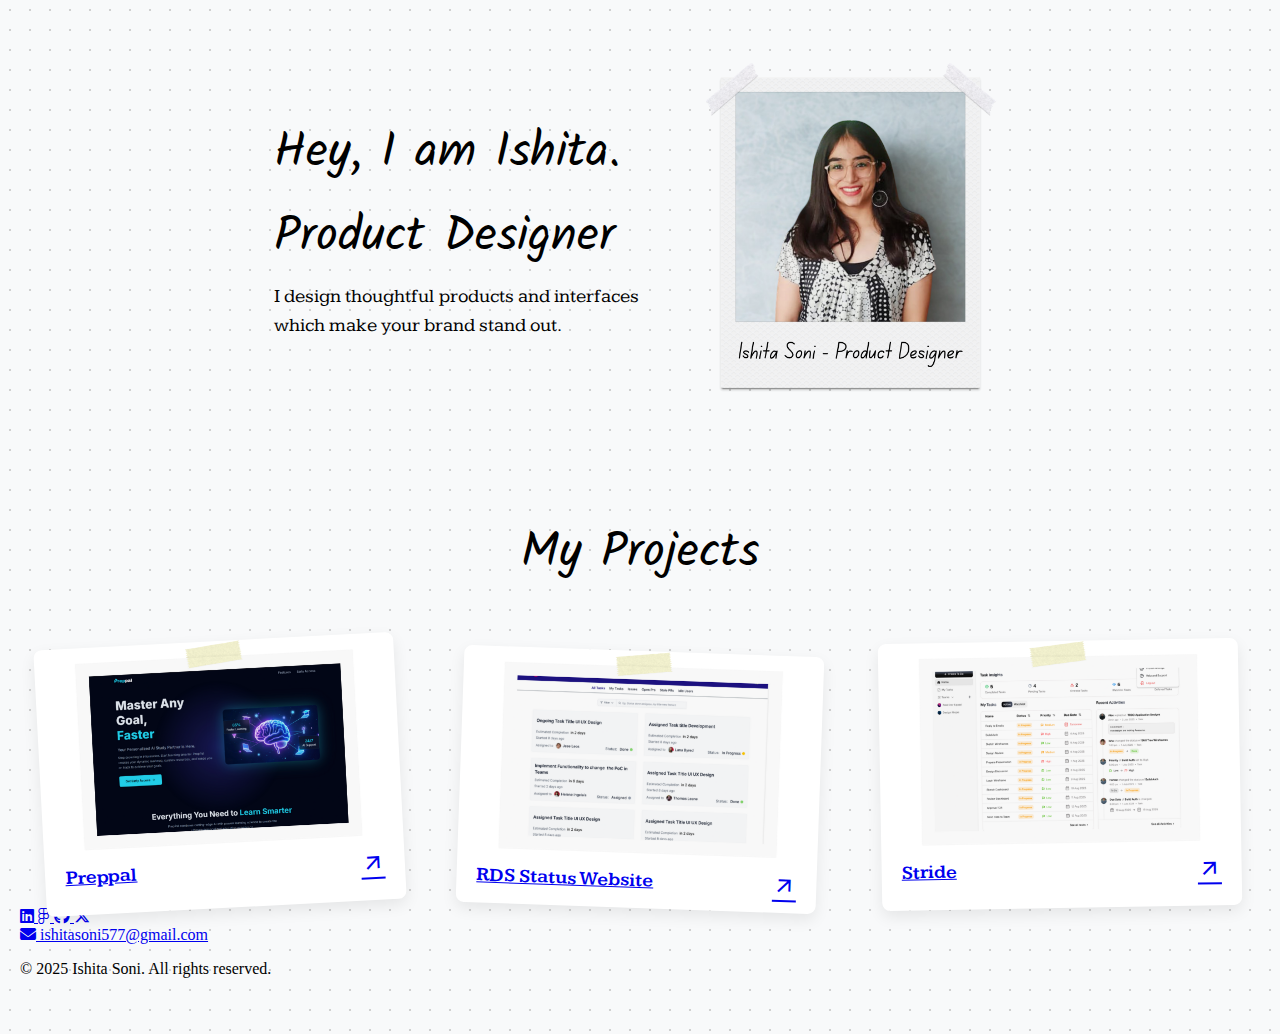
<file: index.html>
<!DOCTYPE html>
<html lang="en">
<head>
    <meta charset="UTF-8">
    <meta name="viewport" content="width=device-width, initial-scale=1.0">
    <title>Ishita Soni Portfolio</title>
    <link rel="stylesheet" href="style.css"> 
    <link rel="preconnect" href="https://fonts.googleapis.com">
    <link rel="preconnect" href="https://fonts.gstatic.com" crossorigin>
    <link href="https://fonts.googleapis.com/css2?family=Geist:wght@100..900&family=Inter:ital,opsz,wght@0,14..32,100..900;1,14..32,100..900&family=Kalam:wght@300;400;700&family=Kameron:wght@400..700&family=Oswald:wght@200..700&display=swap" rel="stylesheet">
    <link rel="stylesheet" href="https://fonts.googleapis.com/css2?family=Material+Symbols+Outlined:opsz,wght,FILL,GRAD@24,400,0,0" />
    <link rel="stylesheet" href="https://cdnjs.cloudflare.com/ajax/libs/font-awesome/6.5.2/css/all.min.css">
    <link rel="icon" href="assets/favicon-is.svg" type="image/x-icon">   
</head>
<body>
    <div class="hero" id="hero">
        <div class="hero-text">
            <h1>Hey, I am Ishita.</h1>
            <h1>Product Designer</h1>
            <p>I design thoughtful products and interfaces which make your brand stand out.</p>
        </div>
        <img class="heroine" src="assets/Ishita (1).png">
    </div>
    
    <div class="projects" id="projects">
        <h2>My Projects</h2>
        <div class="pics-wrap">
            <a href="preppal/preppal.html" class="thumbnails" id="preppal">
                <img src="assets/Preppal 1.png" alt="Preppal Project">
                <div class="name-link">
                    <p class="text-w-logo">Preppal</p>
                    <span class="material-symbols-outlined">arrow_outward</span>
                </div>
            </a>
            <a href="rds-status/rds-status.html" class="thumbnails" id="status">
                <img src="assets/RDS Status 1.png" alt="RDS Status Website">
                <div class="name-link">
                    <p class="text-w-logo">RDS Status Website</p>
                    <span class="material-symbols-outlined">arrow_outward</span>
                </div>
            </a>
            <a href="stride/stride.html" class="thumbnails" id="stride">
                <img src="assets/Todo app.png" alt="Stride Todo App">
                <div class="name-link">
                    <p class="text-w-logo">Stride</p>
                    <span class="material-symbols-outlined">arrow_outward</span>
                </div>
            </a>
        </div>

    </div>
    <footer>
    <div class="social-links">
        <a href="https://www.linkedin.com/in/ishita-soni-work/" target="_blank" aria-label="LinkedIn">
            <i class="fa-brands fa-linkedin"></i>
        </a>
        <a href="https://www.figma.com/design/GFS9O08yv2aetF13kT9pP2/Ishita-Portfolio?node-id=0-1&t=7fRnaHFwAGK1t9i7-1" target="_blank" aria-label="Figma">
            <i class="fa-brands fa-figma"></i>
        </a>
        <a href="https://github.com/IshitaSoni" target="_blank" aria-label="GitHub">
            <i class="fa-brands fa-github"></i>
        </a>
        <a href="https://x.com/Ishita577" target="_blank" aria-label="X / Twitter">
            <i class="fa-brands fa-x-twitter"></i>
        </a>
    </div>

    <div class="contact-email">
        <a href="mailto:ishitasoni577@gmail.com"> <i style="color:;" class="fas fa-envelope"></i> ishitasoni577@gmail.com</a>
    </div>

    <p class="copyright">&copy; 2025 Ishita Soni. All rights reserved.</p>
</footer>
</body>
</html>
</file>
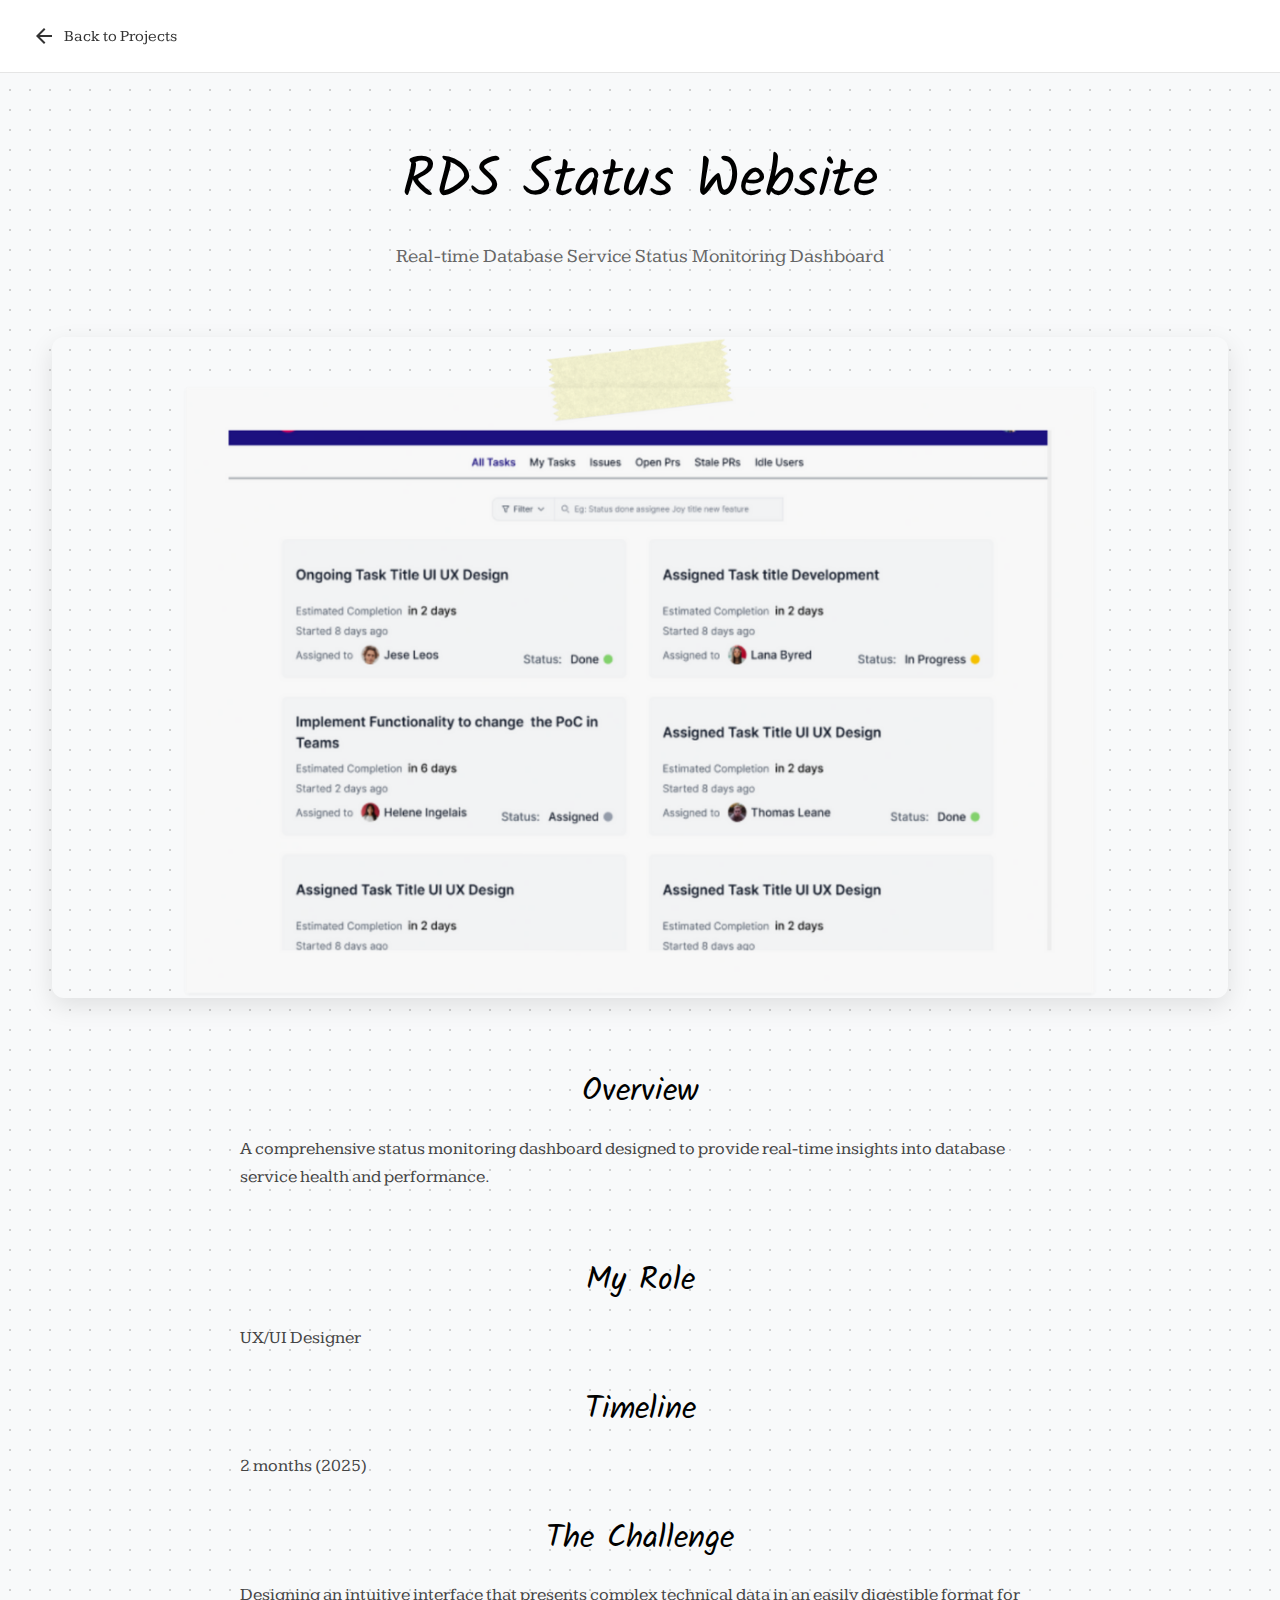
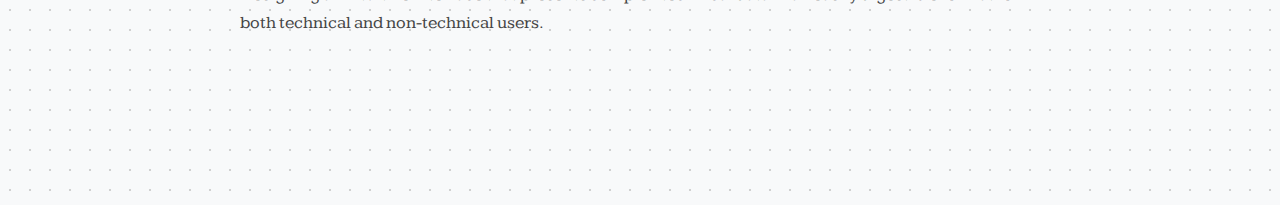
<file: rds-status.html>
<!DOCTYPE html>
<html lang="en">
<head>
    <meta charset="UTF-8">
    <meta name="viewport" content="width=device-width, initial-scale=1.0">
    <title>RDS Status Website - Ishita Soni Portfolio</title>
    <link rel="stylesheet" href="style.css">
    <link rel="stylesheet" href="project.css">
    <link rel="preconnect" href="https://fonts.googleapis.com">
    <link rel="preconnect" href="https://fonts.gstatic.com" crossorigin>
    <link href="https://fonts.googleapis.com/css2?family=Geist:wght@100..900&family=Inter:ital,opsz,wght@0,14..32,100..900;1,14..32,100..900&family=Kalam:wght@300;400;700&family=Kameron:wght@400..700&family=Oswald:wght@200..700&display=swap" rel="stylesheet">
    <link rel="stylesheet" href="https://fonts.googleapis.com/css2?family=Material+Symbols+Outlined:opsz,wght,FILL,GRAD@24,400,0,0" />
</head>
<body>
    <nav class="project-nav">
        <a href="index.html" class="back-link">
            <span class="material-symbols-outlined">arrow_back</span>
            <span>Back to Projects</span>
        </a>
    </nav>

    <main class="project-content">
        <header class="project-header">
            <h1>RDS Status Website</h1>
            <p class="project-subtitle">Real-time Database Service Status Monitoring Dashboard</p>
        </header>

        <section class="project-hero">
            <img src="assets/RDS Status 1.png" alt="RDS Status Website Hero Image" class="hero-image">
        </section>

        <section class="project-overview">
            <h2>Overview</h2>
            <p>A comprehensive status monitoring dashboard designed to provide real-time insights into database service health and performance.</p>
        </section>

        <section class="project-details">
            <h2>My Role</h2>
            <p>UX/UI Designer</p>

            <h2>Timeline</h2>
            <p>2 months (2025)</p>

            <h2>The Challenge</h2>
            <p>Designing an intuitive interface that presents complex technical data in an easily digestible format for both technical and non-technical users.</p>
        </section>

        <!-- Add more sections as needed -->
    </main>
</body>
</html>
</file>
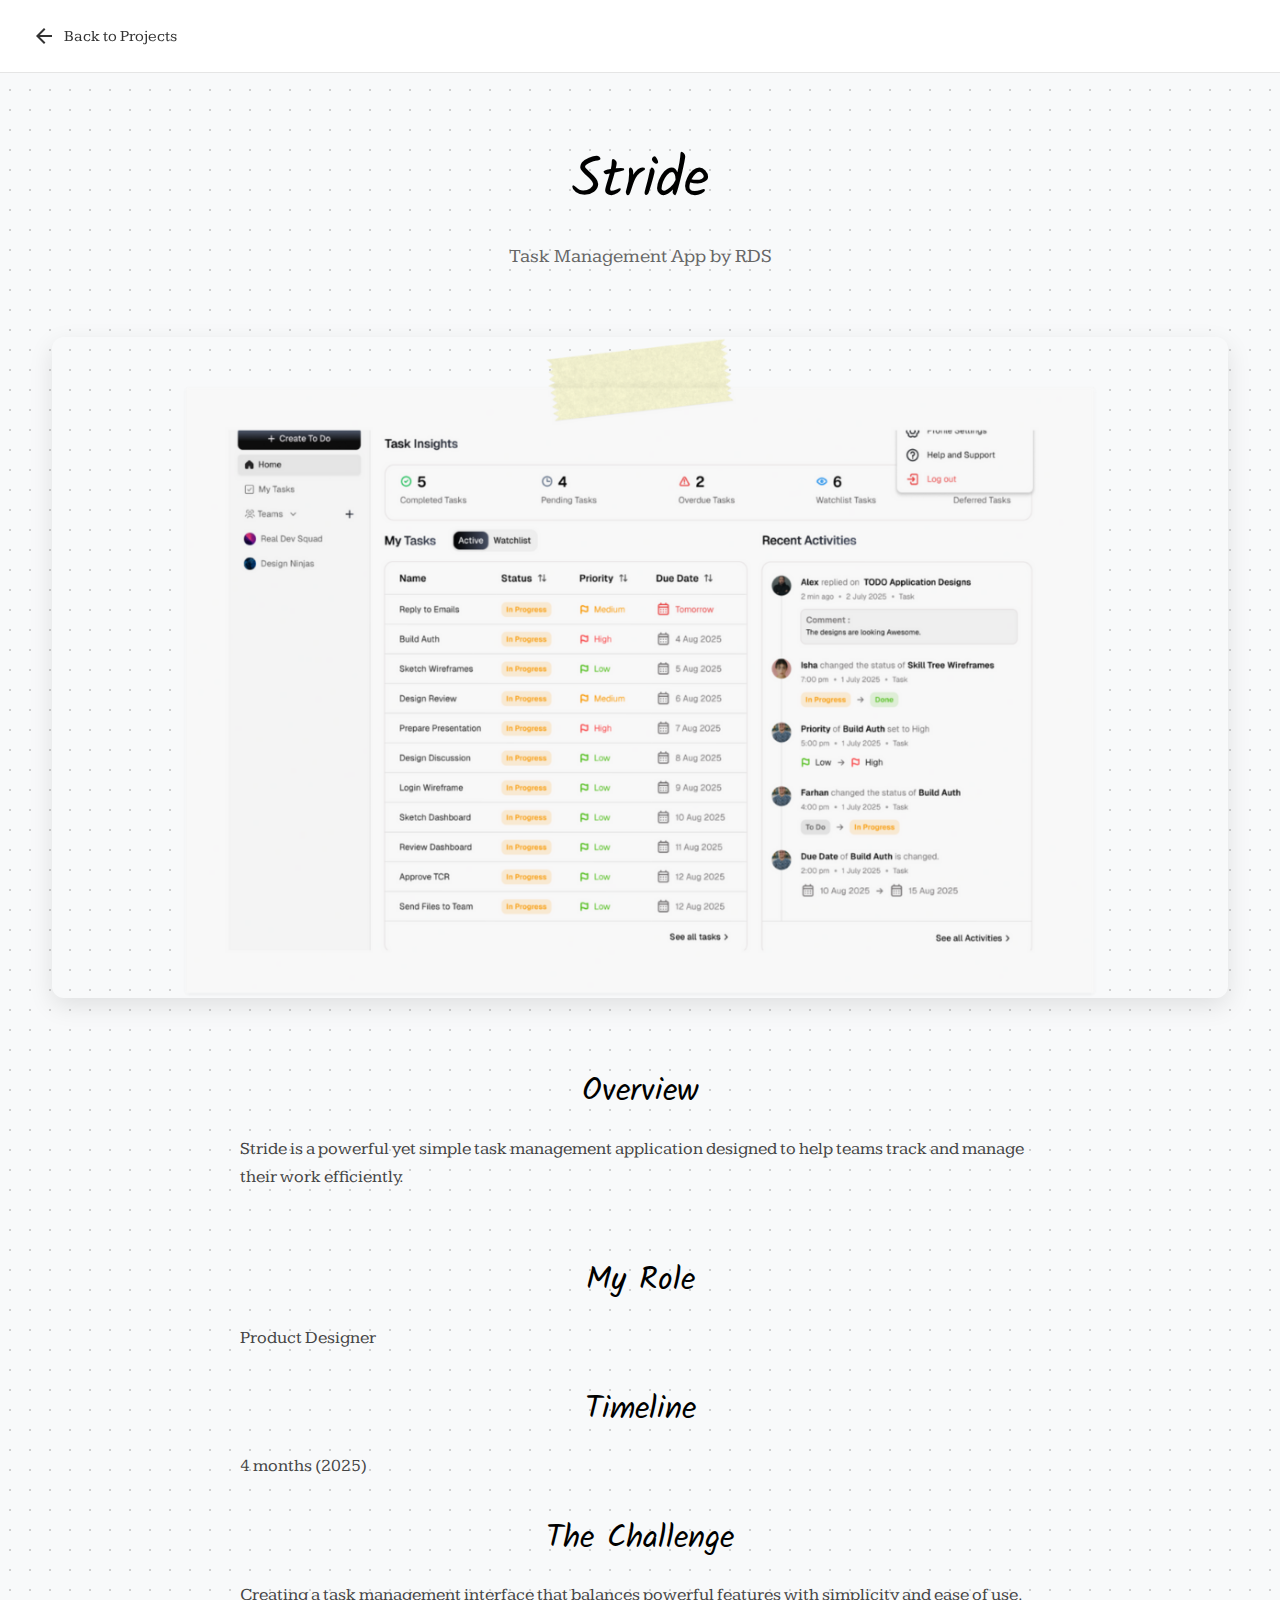
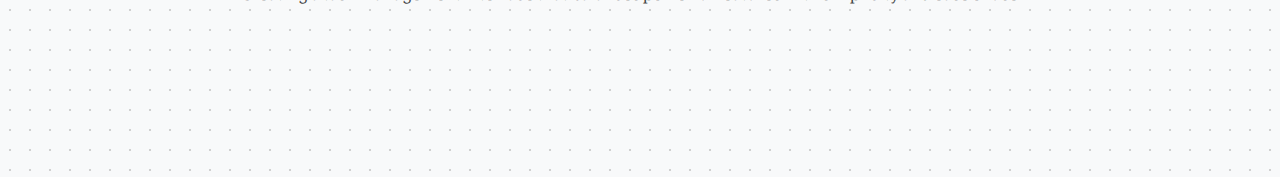
<file: stride.html>
<!DOCTYPE html>
<html lang="en">
<head>
    <meta charset="UTF-8">
    <meta name="viewport" content="width=device-width, initial-scale=1.0">
    <title>Stride - Ishita Soni Portfolio</title>
    <link rel="stylesheet" href="style.css">
    <link rel="stylesheet" href="project.css">
    <link rel="preconnect" href="https://fonts.googleapis.com">
    <link rel="preconnect" href="https://fonts.gstatic.com" crossorigin>
    <link href="https://fonts.googleapis.com/css2?family=Geist:wght@100..900&family=Inter:ital,opsz,wght@0,14..32,100..900;1,14..32,100..900&family=Kalam:wght@300;400;700&family=Kameron:wght@400..700&family=Oswald:wght@200..700&display=swap" rel="stylesheet">
    <link rel="stylesheet" href="https://fonts.googleapis.com/css2?family=Material+Symbols+Outlined:opsz,wght,FILL,GRAD@24,400,0,0" />
</head>
<body>
    <nav class="project-nav">
        <a href="index.html" class="back-link">
            <span class="material-symbols-outlined">arrow_back</span>
            <span>Back to Projects</span>
        </a>
    </nav>

    <main class="project-content">
        <header class="project-header">
            <h1>Stride</h1>
            <p class="project-subtitle">Task Management App by RDS</p>
        </header>

        <section class="project-hero">
            <img src="assets/Todo app.png" alt="Stride Hero Image" class="hero-image">
        </section>

        <section class="project-overview">
            <h2>Overview</h2>
            <p>Stride is a powerful yet simple task management application designed to help teams track and manage their work efficiently.</p>
        </section>

        <section class="project-details">
            <h2>My Role</h2>
            <p>Product Designer</p>

            <h2>Timeline</h2>
            <p>4 months (2025)</p>

            <h2>The Challenge</h2>
            <p>Creating a task management interface that balances powerful features with simplicity and ease of use.</p>
        </section>

        <!-- Add more sections as needed -->
    </main>
</body>
</html>
</file>
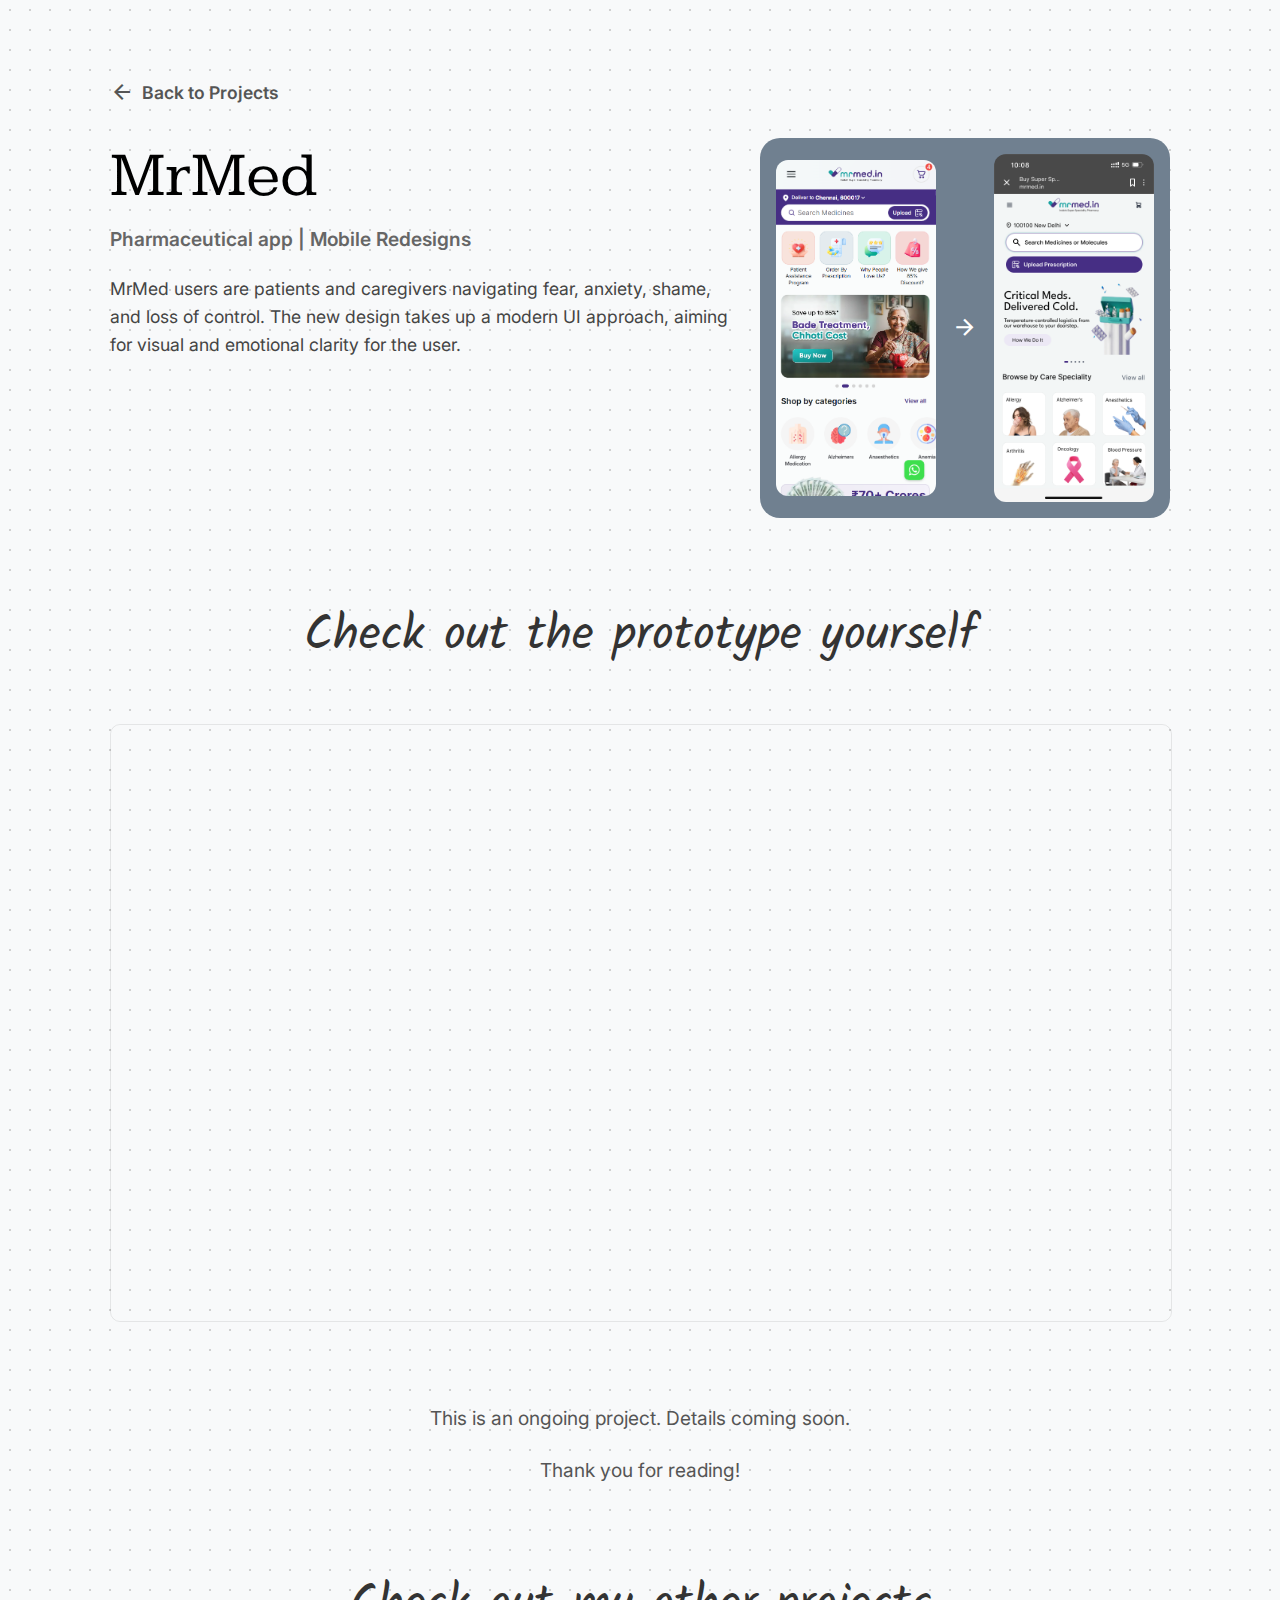
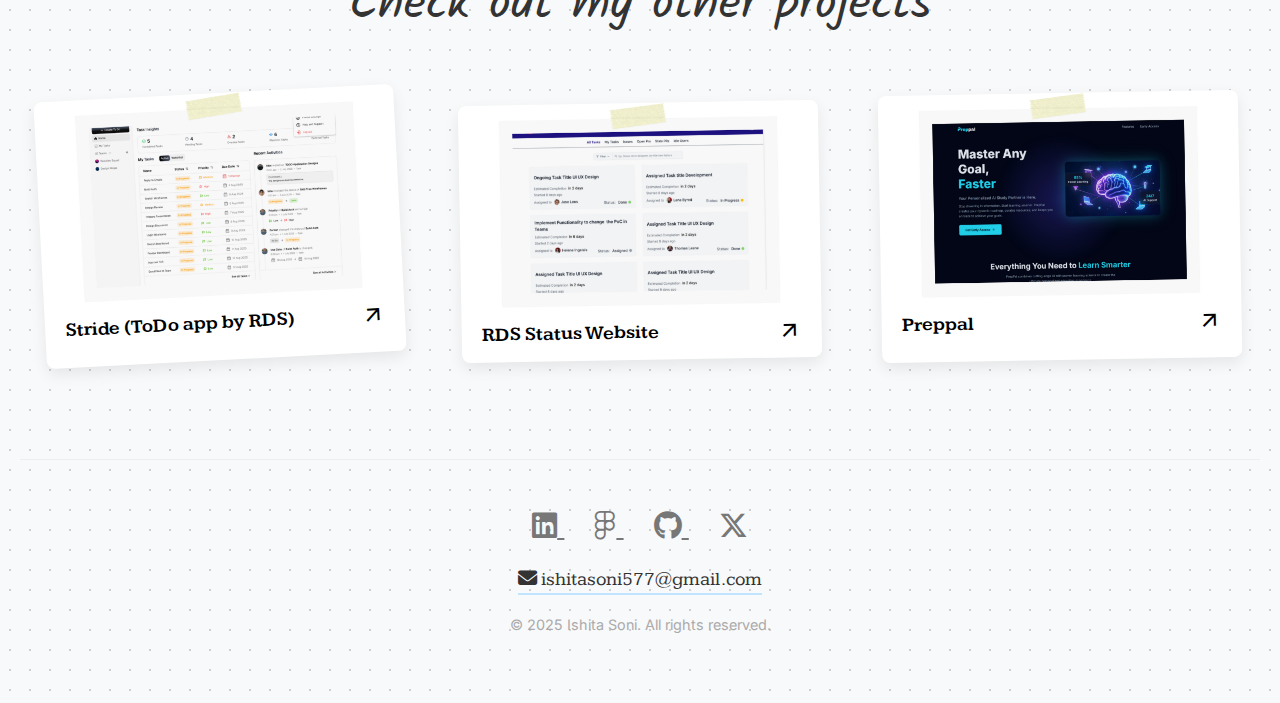
<file: mrmed/mrmed.html>
<!DOCTYPE html>
<html lang="en">
<head>
    <meta charset="UTF-8">
    <meta name="viewport" content="width=device-width, initial-scale=1.0">
    <title>MrMed Designs</title>
    <link rel="stylesheet" href="mrmed.css">
    <link rel="stylesheet" href="../preppal/preppal.css">
    <link rel="stylesheet" href="../style.css"> 
    <link rel="preconnect" href="https://fonts.googleapis.com">
    <link rel="preconnect" href="https://fonts.gstatic.com" crossorigin>
    <link href="https://fonts.googleapis.com/css2?family=Inter:wght@400;600&family=Kalam:wght@400;700&family=Kameron:wght@400;700&display=swap" rel="stylesheet">
    <link rel="stylesheet" href="https://fonts.googleapis.com/css2?family=Material+Symbols+Outlined:opsz,wght,FILL,GRAD@24,400,0,0" />
    <link rel="stylesheet" href="https://cdnjs.cloudflare.com/ajax/libs/font-awesome/6.5.2/css/all.min.css">
</head>
<body>
    <main class="project-content">

        <nav class="project-nav">
            <a href="../index.html">
                <span class="material-symbols-outlined">arrow_back</span>
                Back to Projects
            </a>
        </nav>

        <header class="project-header">
        <div class="header">
            <div class="header-text">
                <h1>MrMed</h1>
                <p class="subtitle">Pharmaceutical app | Mobile Redesigns</p>
                <p>MrMed users are patients and caregivers navigating fear, anxiety, shame, and loss of control. The new design takes up a modern UI approach, aiming for visual and emotional clarity for the user. </p>
            </div>
            <div class="before-after">
                <div class="comparision-home">
                    <img src="assets/oldhome.png" class="before-after" id="before" alt="Old Homescreen of MrMed website on mobile">
                    <span class="material-symbols-outlined">arrow_forward</span>
                    <img src="assets/MrMed-homescreen.png" class="before-after" id="after" alt="New Homescreen of MrMed website on mobile">
                </div>
            </div>
        </div>
        </header>
        <section class="prototype">
            <h2 class="handwritten-title">Check out the prototype yourself</h2>
            <div class="iframe-wrap">
                <iframe class="figma-embed" src="https://embed.figma.com/proto/M2H2jLrUTypKG9wcSDRJp3/MrMed-New-Designs?page-id=0%3A1&node-id=1-2172&viewport=443%2C171%2C0.3&scaling=scale-down&content-scaling=fixed&starting-point-node-id=1%3A2172&embed-host=share" allowfullscreen></iframe>
            </div>
        </section>
        <!-- <section class="case-study">
            <h2 class="handwritten-title">Case Study</h2>
            <p>This one wasn't just about pretty UI. As a Product Design Intern at MrMed-A Super Specialty Pharma company, the core was functionality. Navigating design through a bunch of real dynamic data. Providing stressed users transparency about medicines, their prices, delivery and everything in between.</p>
        </section> -->
        <section class="conclusion-section">
            <p>This is an ongoing project. Details coming soon.</p>
            <p>Thank you for reading!</p>
        </section>
    </main>

        <section class="other-projects">
            <h2 class="handwritten-title">Check out my other projects</h2>
            
            <div class="pics-wrap">
                
                <div class="thumbnails">
                    <a href="../stride/stride.html"> <img src="../assets/Todo app.png" alt="Stride ToDo app"></a>
                    <div class="name-link">
                        <p class="text-w-logo">Stride (ToDo app by RDS)</p>
                        <span class="material-symbols-outlined">arrow_outward</span>
                    </div>
                </div>
                
                <div class="thumbnails">
                    <a href="../rds-status/rds-status.html"> <img src="../assets/RDS Status 1.png" alt="RDS Status Website"> </a>
                    <div class="name-link">
                        <p class="text-w-logo">RDS Status Website</p>
                        <span class="material-symbols-outlined">arrow_outward</span>
                    </div>
                </div>

                <div class="thumbnails">
                    <a href="../preppal/preppal.html"> <img src="../assets/Preppal 1.png" alt="Preppal Website Thumbnail"> </a>
                    <div class="name-link">
                        <p class="text-w-logo">Preppal</p>
                        <span class="material-symbols-outlined">arrow_outward</span>
                    </div>
                </div>

            </div>
        </section>

    <footer>
    <div class="social-links">
        <a href="https://www.linkedin.com/in/ishita-soni-work/" target="_blank" aria-label="LinkedIn">
            <i class="fa-brands fa-linkedin"></i>
        </a>
        <a href="https://www.figma.com/design/GFS9O08yv2aetF13kT9pP2/Ishita-Portfolio?node-id=0-1&t=7fRnaHFwAGK1t9i7-1" target="_blank" aria-label="Figma">
            <i class="fa-brands fa-figma"></i>
        </a>
        <a href="https://github.com/IshitaSoni" target="_blank" aria-label="GitHub">
            <i class="fa-brands fa-github"></i>
        </a>
        <a href="https://x.com/Ishita577" target="_blank" aria-label="X / Twitter">
            <i class="fa-brands fa-x-twitter"></i>
        </a>
    </div>

    <div class="contact-email">
        <a href="mailto:ishitasoni577@gmail.com"> <i class="fas fa-envelope"></i> ishitasoni577@gmail.com</a>
    </div>

    <p class="copyright">&copy; 2025 Ishita Soni. All rights reserved.</p>
    </footer>
</body>
</html>
</file>
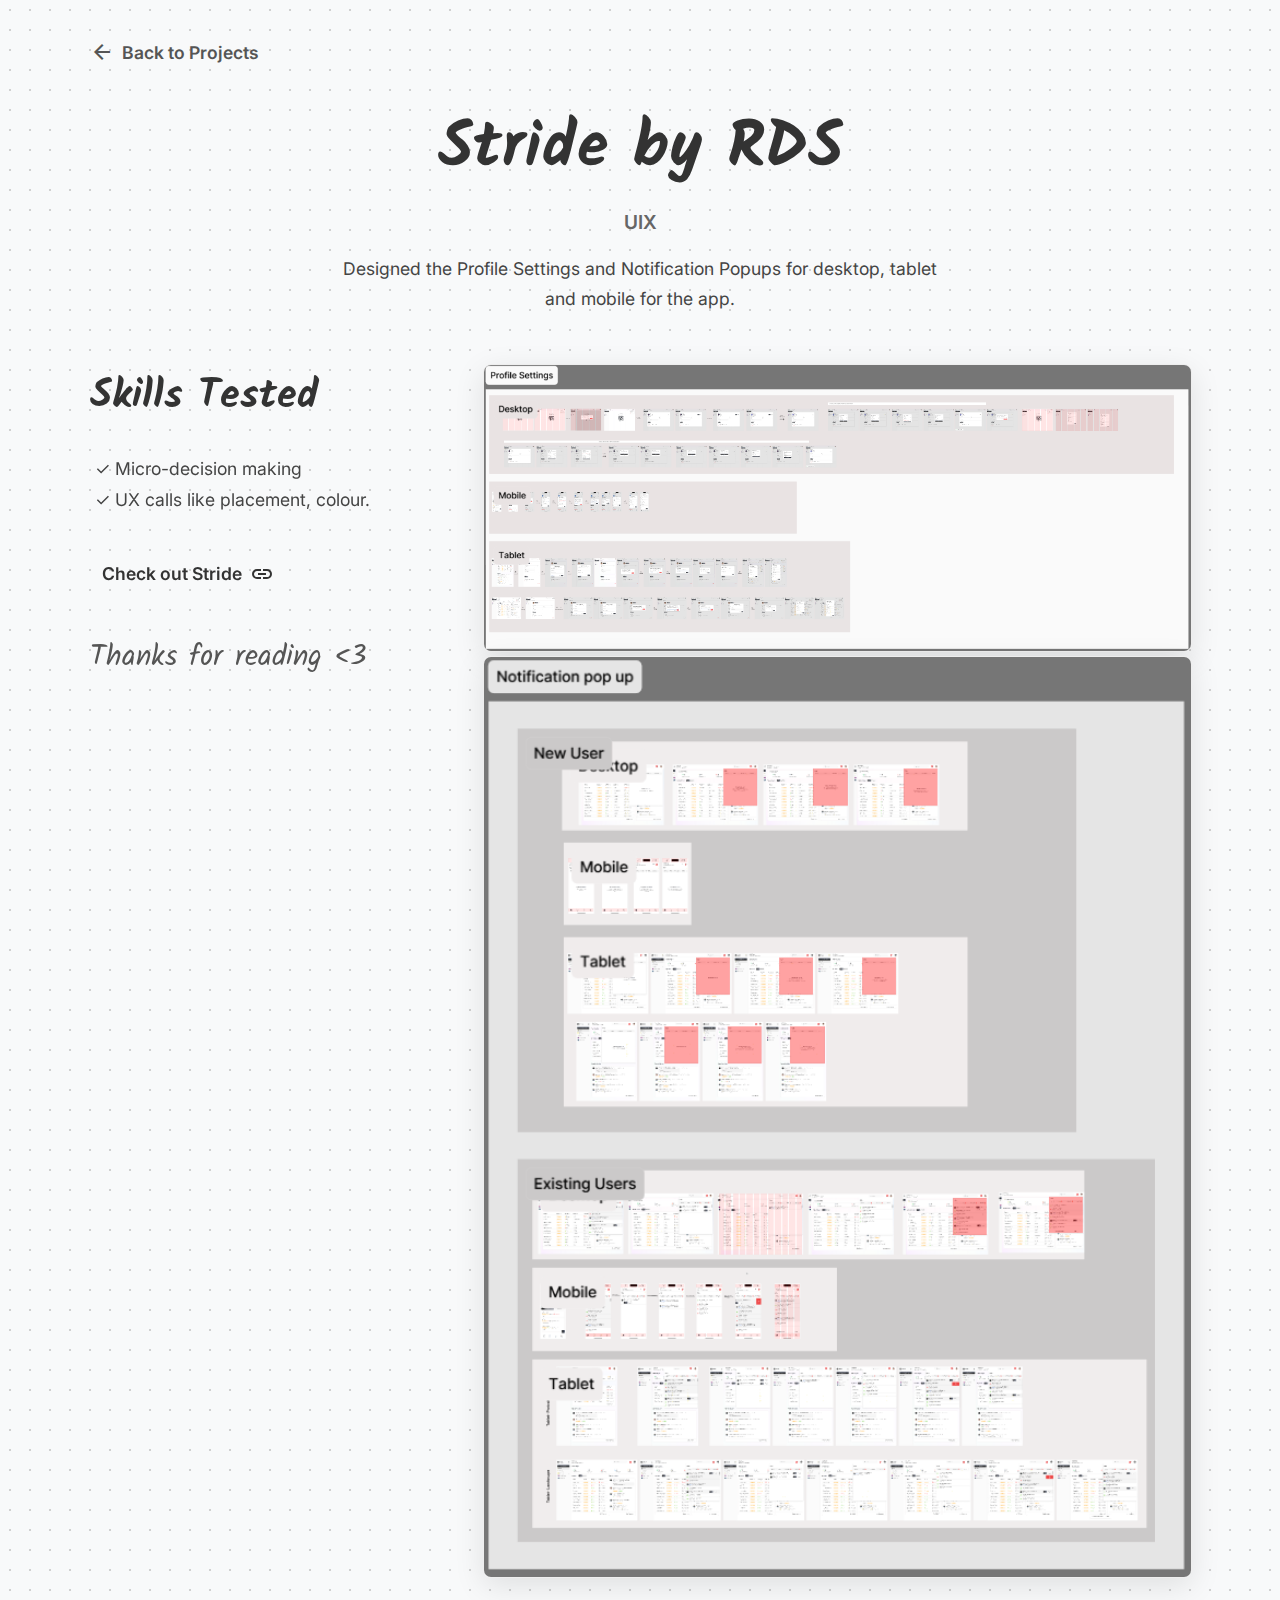
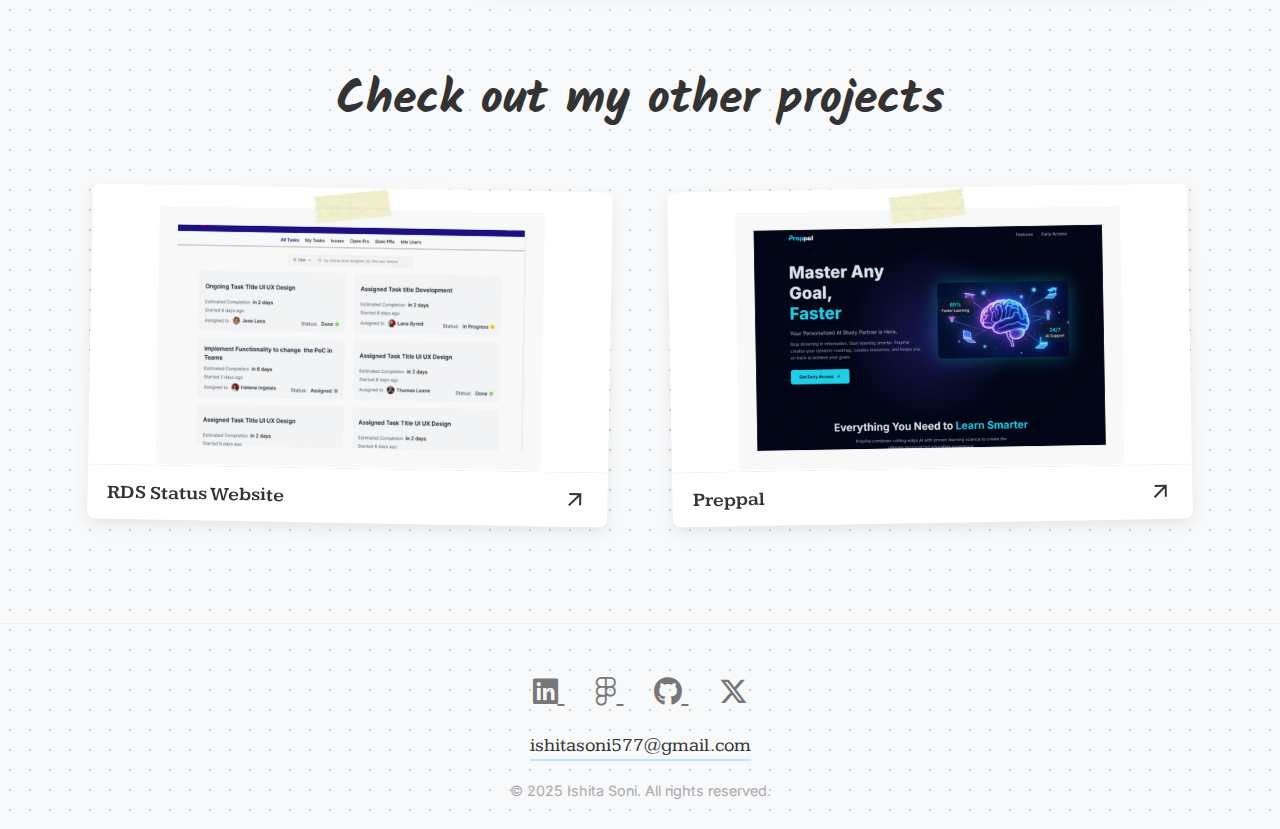
<file: stride/stride.html>
<!DOCTYPE html>
<html lang="en">
<head>
    <meta charset="UTF-8">
    <meta name="viewport" content="width=device-width, initial-scale=1.0">
    <title>Stride by RDS Case Study</title>
    <link rel="stylesheet" href="/stride/stride.css">
    
    <link rel="preconnect" href="https://fonts.googleapis.com">
    <link rel="preconnect" href="https://fonts.gstatic.com" crossorigin>
    <link href="https://fonts.googleapis.com/css2?family=Inter:wght@400;600&family=Kalam:wght@400;700&family=Kameron:wght@400;700&display=swap" rel="stylesheet">
    <link rel="stylesheet" href="https://cdnjs.cloudflare.com/ajax/libs/font-awesome/6.5.2/css/all.min.css">
    <link rel="stylesheet" href="https://fonts.googleapis.com/css2?family=Material+Symbols+Outlined:opsz,wght,FILL,GRAD@24,400,0,0" />
</head>
<body>
    
    <main class="project-content">

        <nav class="project-nav">
            <a href="/index.html">
                <span class="material-symbols-outlined">arrow_back</span>
                Back to Projects
            </a>
        </nav>

        <header class="project-header-simple">
            <h1>Stride by RDS</h1>
            <p class="subtitle">UIX</p>
        </header>
        
        <p class="project-description">
            Designed the Profile Settings and Notification Popups for desktop, tablet and mobile for the app.
        </p>

        <section class="stride-main-content">
            
            <div class="project-details">
                <h2 class="handwritten-title-left">Skills Tested</h2>
                <ul>
                    <li>Micro-decision making</li>
                    <li>UX calls like placement, colour.</li>
                </ul>
                
                <a href="#" class="project-link">
                    Check out Stride
                    <span class="material-symbols-outlined">link</span>
                </a>
                
                <p class="thanks-text">Thanks for reading &lt;3</p>
            </div>
            
            <div class="project-image-large">
                <img src="/stride/assets/Screenshot 2025-11-03 205027.png" alt="Figma designs for Stride Profile settings">
                <img src="/stride/assets/Screenshot 2025-11-03 205057.png" alt="Figma designs for Stride notifications">
            </div>
            
        </section>


        <section class="other-projects">
            <h2 class="handwritten-title">Check out my other projects</h2>
            
            <div class="pics-wrap">
                <div class="thumbnails">
                    <a href="/rds-status/rds-status.html"> <img src="/assets/RDS Status 1.png" alt="RDS Status Website"> </a>
                    <div class="name-link">
                        <p class="text-w-logo">RDS Status Website</p>
                        <span class="material-symbols-outlined">arrow_outward</span>
                    </div>
                </div>
                
                <div class="thumbnails">
                    <a href="/preppal/preppal.html"> <img src="/assets/Preppal 1.png" alt="PrepPal Website"></a>
                    <div class="name-link">
                        <p class="text-w-logo">Preppal</p>
                        <span class="material-symbols-outlined">arrow_outward</span>
                    </div>
                </div>

            </div>
        </section>

    </main>
</body>
    <footer>
    <div class="social-links">
        <a href="https://www.linkedin.com/in/ishita-soni-work/" target="_blank" aria-label="LinkedIn">
            <i class="fa-brands fa-linkedin"></i>
        </a>
        <a href="https://www.figma.com/design/GFS9O08yv2aetF13kT9pP2/Ishita-Portfolio?node-id=0-1&t=7fRnaHFwAGK1t9i7-1" target="_blank" aria-label="Figma">
            <i class="fa-brands fa-figma"></i>
        </a>
        <a href="https://github.com/IshitaSoni" target="_blank" aria-label="GitHub">
            <i class="fa-brands fa-github"></i>
        </a>
        <a href="https://x.com/Ishita577" target="_blank" aria-label="X / Twitter">
            <i class="fa-brands fa-x-twitter"></i>
        </a>
    </div>

    <div class="contact-email">
        <a href="mailto:ishitasoni577@gmail.com">ishitasoni577@gmail.com</a>
    </div>

    <p class="copyright">&copy; 2025 Ishita Soni. All rights reserved.</p>
</footer>
</html>
</file>
<file: style.css>
/* --- Body and Background --- */
body {
    margin: 0;
    padding: 40px 20px; /* Lets the page scroll */

    /* Your dotted background */
    background-color: #f8f9fa;
    background-image: radial-gradient(circle, #d0d0d0 1px, transparent 1px);
    background-size: 20px 20px;
}

/* --- Font Styles (from your file) --- */
h1 {
    font-family: 'Kalam';
    font-weight: 400;
    font-size: 3rem;
    margin: 0;
}
h2 {
    font-family: 'Kalam';
    font-weight: 400;
    font-size: 3rem; /* Made this match h1 for "My Projects" */
    margin-bottom: 50px; /* Added space below title */
    text-align: center; /* Center "My Projects" */
}
.hero p {
    font-family: 'Kameron';
    font-size: 1.2rem;
    margin: 0;
    line-height: 1.5;
}
.text-w-logo {
    font-family: 'Kameron';
    font-size: 1.2rem; /* Made this a bit bigger */
    font-weight: 600;
    margin: 0; /* Remove default <p> margin */
}

/* --- Hero Section (from your file) --- */
.hero {
    display: flex;
    justify-content: center;
    align-items: center;
    gap: 2rem;
    margin-bottom: 100px; /* More space before projects */
    max-width: 1000px; /* Added max-width */
    margin-left: auto;
    margin-right: auto;
}
.hero-text {
    display: flex;
    flex-direction: column;
    align-items: flex-start;
    gap: 0.5rem;
    max-width: 400px;
}
.heroine {
    width: 300px;
}

/* --- Project Grid Container --- */
.pics-wrap {
    display: grid;
    grid-template-columns: repeat(auto-fit, minmax(300px, 1fr));
    gap: 60px; 

    /* Center the whole grid */
    max-width: 1200px;
    margin: 0 auto;
}

/* --- Project Card --- */
.thumbnails {
    /* This adds the card look */
    background-color: #ffffff;
    border-radius: 8px;
    box-shadow: 0 6px 15px rgba(0, 0, 0, 0.08);

    /* This is for the tilt and hover effects */
    transition: transform 0.3s ease, box-shadow 0.3s ease;
}

/* Your image (with the built-in tape) */
.thumbnails img {
    width: 100%; /* Make image fill the card */
    display: block; /* Remove extra space below image */
    border-radius: 8px 8px 0 0; /* Match card corners */
}

.name-link {
    display: flex;
    align-items: center;
    justify-content: space-between; /* Pushes text and arrow apart */
    padding: 15px 20px; /* Adds breathing room */
}

/* Your arrow icon */
.name-link img {
    width: 24px;
    height: 24px;
}

/* --- The Fun Scrapbook Tilt --- */
.thumbnails:nth-child(1) {
    transform: rotate(-3deg);
}
.thumbnails:nth-child(2) {
    transform: rotate(2deg);
    margin-top: 10px; /*Slight overlap */
}
.thumbnails:nth-child(3) {
    transform: rotate(-1deg);
}

/* Hover effect */
.thumbnails:hover {
    transform: scale(1.05) rotate(0deg); /* Straighten and zoom */
    box-shadow: 0 10px 25px rgba(0, 0, 0, 0.12);
    z-index: 10; /* Bring to front */
}
</file>
<file: project.css>
/* Project page specific styles */
.project-nav {
    position: fixed;
    top: 0;
    left: 0;
    width: 100%;
    padding: 1.5rem 2rem;
    background: rgba(255, 255, 255, 0.95);
    backdrop-filter: blur(8px);
    z-index: 100;
    border-bottom: 1px solid rgba(0, 0, 0, 0.1);
}

.back-link {
    display: flex;
    align-items: center;
    gap: 0.5rem;
    text-decoration: none;
    color: #333;
    font-family: 'Kameron', serif;
    font-size: 1rem;
    transition: opacity 0.2s;
}

.back-link:hover {
    opacity: 0.7;
}

.back-arrow {
    width: 20px;
    height: auto;
}

.project-content {
    max-width: 1200px;
    margin: 0 auto;
    padding: 6rem 2rem 4rem;
}

.project-header {
    text-align: center;
    margin-bottom: 4rem;
}

.project-header h1 {
    font-size: 3.5rem;
    margin-bottom: 1rem;
}

.project-subtitle {
    font-family: 'Kameron', serif;
    font-size: 1.2rem;
    color: #666;
    max-width: 600px;
    margin: 0 auto;
    line-height: 1.6;
}

.project-hero {
    margin-bottom: 4rem;
}

.hero-image {
    width: 100%;
    height: auto;
    border-radius: 12px;
    box-shadow: 0 8px 24px rgba(0, 0, 0, 0.1);
}

.project-overview,
.project-details {
    max-width: 800px;
    margin: 0 auto 4rem;
}

.project-overview h2,
.project-details h2 {
    font-size: 2rem;
    margin-bottom: 1rem;
}

.project-overview p,
.project-details p {
    font-family: 'Kameron', serif;
    font-size: 1.1rem;
    line-height: 1.6;
    color: #444;
    margin-bottom: 2rem;
}

/* Responsive styles */
@media (max-width: 768px) {
    .project-content {
        padding: 5rem 1.5rem 3rem;
    }

    .project-header h1 {
        font-size: 2.5rem;
    }

    .project-subtitle {
        font-size: 1.1rem;
    }
}

@media (max-width: 480px) {
    .project-nav {
        padding: 1rem 1.5rem;
    }

    .project-header h1 {
        font-size: 2rem;
    }

    .project-content {
        padding: 4rem 1rem 2rem;
    }
}
</file>
<file: mrmed/mrmed.css>
/* Layout container */
.project-content{
    max-width: 1200px;
    margin: 0 auto;
    padding: 2rem;
    box-sizing: border-box;
}

/* Simple nav styling */
.project-nav a{
    display: inline-flex;
    align-items: center;
    gap: 0.5rem;
    color: #222;
    text-decoration: none;
    font-weight: 600;
}

/* Header layout */
.header{
    display: flex;
    gap: 2rem;
    align-items: flex-start;
    justify-content: space-between;
    flex-wrap: wrap;
}

.header-text{
    flex: 1 1 360px;
    min-width: 260px;
}

.before-after{
    flex: 0 0 360px;
}

.comparision-home{
    display: flex;
    flex-direction: row;
    align-items: center;
    background-color: slategray;
    width: auto;
    padding: 1rem;
    border-radius: 1.25rem;
}

.comparision-home span{
    margin: 0 1rem;
    color: #fff;
    font-size: 1.6rem;
}

.comparision-home img{
    max-width: 160px;
    width: 100%;
    height: auto;
    display: block;
    border-radius: 12px;
}

/* Figma/embed iframe wrapper */
.iframe-wrap{
    flex: 1 1 480px;
    display: block;
    width: 100%;
    margin-top: 1rem;
}

.figma-embed{
    width: 100%;
    height: auto;
    aspect-ratio: 16 / 9;
    border: 1px solid rgba(0,0,0,0.08);
    border-radius: 10px;
    display: block;
}

/* Small screens: stack content vertically */
@media (max-width: 800px){
    .header{
        flex-direction: column;
        gap: 1rem;
    }
    .before-after{
        order: 2;
        width: 100%;
    }
    .iframe-wrap{
        order: 3;
    }
    .comparision-home img{
        max-width: 140px;
    }
}

/* Very small screens: tighten paddings and scale down */
@media (max-width: 420px){
    .project-content{ padding: 1rem; }
    .comparision-home{ padding: 0.6rem; }
    .comparision-home img{ max-width: 120px; }
}

/* Accessibility: ensure images scale well */
img{ max-width: 100%; height: auto; }
</file>
<file: preppal/preppal.css>
/* ======================================= */
/* Project Page General Styles           */
/* ======================================= */
body {
    /* This assumes your dotted background is on the body */
    background-color: #f8f9fa;
    background-image: radial-gradient(circle, #d0d0d0 1px, transparent 1px);
    background-size: 20px 20px;
}

.project-content {
    max-width: 1100px;
    margin: 40px auto;
    padding: 0 20px;
}

/* Reusable handwritten title class */
.handwritten-title {
    font-family: 'Kalam', cursive;
    font-size: 3rem;
    text-align: center;
    color: #333;
    margin-top: 80px;
    margin-bottom: 50px;
}

/* ======================================= */
/* 1. Back Navigation                    */
/* ======================================= */
.project-nav {
    margin-bottom: 30px;
}
.project-nav a {
    font-family: 'Inter', sans-serif;
    font-weight: 600;
    color: #555;
    text-decoration: none;
    display: inline-flex;
    align-items: center;
    gap: 8px;
    font-size: 1.1rem;
    transition: color 0.2s ease;
}
.project-nav a:hover {
    color: #000;
}

/* ======================================= */
/* 2. Project Header                     */
/* ======================================= */
.project-header {
    display: flex;
    justify-content: space-between;
    align-items: center;
    gap: 40px;
    margin-bottom: 60px;
}
.header-text {
    flex: 1;
}
.header-text h1 {
    font-family: 'Kameron', serif;
    font-size: 4rem;
    margin: 0;
}
.header-text .subtitle {
    font-family: 'Inter', sans-serif;
    font-weight: 600;
    font-size: 1.2rem;
    color: #666;
    margin: 10px 0 20px 0;
}
.header-text p {
    font-family: 'Inter', sans-serif;
    font-size: 1.1rem;
    line-height: 1.6;
    color: #444;
}
.header-text a {
    text-decoration: none;
}
.header-text a :hover {
    text-decoration: none;
    color:#0b1a4d;
}
.header-image {
    flex: 1;
}
.header-image img {
    width: 100%;
    height: auto;
}

/* ======================================= */
/* 3. The Problem                        */
/* (Styles are now included in this file) */
/* ======================================= */
.problem-section {
    display: flex;
    flex-direction: column;
    align-items: center;
}

.problem-card {
    display: flex; 
    background-color: #0b1a4d; /* Dark blue */
    border-radius: 12px;
    overflow: hidden; /* This makes the image corners match */
    max-width: 1000px; 
    margin: 0 auto; /* Centers the card */
    box-shadow: 0 10px 25px rgba(0, 0, 0, 0.1);
}

.problem-text {
    flex: 1; /* Takes up 50% */
    padding: 0 2.5rem; /* No vertical padding, horizontal padding only */
    box-sizing: border-box;
    
    /* This vertically centers the text-box */
    display: flex;
    flex-direction: column;
    justify-content: center;
}

.text-box {
    border: 2px dashed #93c5fd; /* Light blue dashed border */
    border-radius: 8px;
    padding: 25px;
    color: #ffffff; 
}

.text-box h2 {
    font-family: 'Kameron', serif;
    font-size: 2.5rem;
    font-style: italic;
    font-weight: 400; /* "Information" */
    margin-top: 0;
    margin-bottom: 15px;
}

.text-box h2 strong {
    font-weight: 700; /* "Overload" */
}

.text-box p {
    font-family: 'Inter', sans-serif;
    font-size: 1.1rem;
    line-height: 1.6;
    margin-bottom: 0;
}

.problem-image {
    flex: 1; /* Takes up 50% */
}

.problem-image img {
    width: 100%;
    height: 100%;
    object-fit: cover; /* Fills the container */
    display: block; /* Removes bottom space */
    min-width: 0;
}


/* ======================================= */
/* 4. User Personas                      */
/* ======================================= */
.personas-grid {
    display: grid;
    grid-template-columns: repeat(auto-fit, minmax(300px, 1fr));
    gap: 30px;
}
.persona-card {
    border-radius: 8px;
    padding: 25px 30px;
    box-shadow: 0 5px 15px rgba(0, 0, 0, 0.07);
    font-family: 'Inter', sans-serif;
}
.persona-title {
    font-family: 'Kameron', serif;
    font-size: 1.4rem;
    margin-top: 0;
    margin-bottom: 20px;
}
.persona-card p {
    line-height: 1.6;
}
.persona-user {
    display: flex;
    align-items: center;
    gap: 10px;
    margin-top: 20px;
    font-weight: 600;
}
.persona-user img {
    width: 40px;
    height: 40px;
    border-radius: 50%;
}
/* Sticky Note Colors */
.card-pink { background-color: #FFC2EC; }
.card-blue { background-color: #C2E5FF; }
.card-green { background-color: #CDF4D3; }

/* ======================================= */
/* 5. The Solution                       */
/* ======================================= */
.solution-image img {
    width: 100%;
    border-radius: 8px;
    box-shadow: 0 10px 30px rgba(0, 0, 0, 0.1);
}

/* ======================================= */
/* 6. Features Diagram                   */
/* ======================================= */
.features-grid {
    display: grid;
    grid-template-columns: 1fr 1fr;
    gap: 30px;
}
.features-grid img {
    width: 100%;
    border-radius: 8px;
    box-shadow: 0 8px 25px rgba(0, 0, 0, 0.1);
    transition: transform 0.3s ease;
}
.features-grid img:hover {
    transform: scale(1.03);
}

/* ======================================= */
/* 7. Conclusion                         */
/* ======================================= */
.conclusion-section {
    text-align: center;
    margin: 80px 0;
    font-family: 'Inter', sans-serif;
    font-size: 1.2rem;
    line-height: 1.7;
    color: #555;
}

/* ======================================= */
/* 8. Other Projects                     */
/* ======================================= */
/* This section will reuse the ".pics-wrap"
   and ".thumbnails" styles from your main 'style.css'.
   If you want this page to be 100% standalone,
   we would need to copy those styles here too.
*/
.other-projects .pics-wrap {
    /* Assuming pics-wrap is from your main CSS */
    display: grid;
    grid-template-columns: repeat(auto-fit, minmax(300px, 1fr));
    gap: 60px;
}
.other-projects .thumbnails {
    /* Assuming thumbnails is from your main CSS */
    background-color: #ffffff;
    border-radius: 8px;
    box-shadow: 0 6px 15px rgba(0, 0, 0, 0.08);
    transition: transform 0.3s ease, box-shadow 0.3s ease;
    transform: rotate(1deg); /* Just a slight default tilt */
}
.other-projects .thumbnails:nth-child(even) {
    transform: rotate(-1deg); /* Alternate the tilt */
}
.other-projects .thumbnails:hover {
    transform: scale(1.05) rotate(0deg);
    box-shadow: 0 10px 25px rgba(0, 0, 0, 0.12);
    z-index: 10;
}
.other-projects .thumbnails img {
    width: 100%;
    display: block;
    border-radius: 8px 8px 0 0;
}
.other-projects .name-link {
    display: flex;
    align-items: center;
    justify-content: space-between;
    padding: 15px 20px;
}
.other-projects .text-w-logo {
    font-family: 'Kameron', serif;
    font-size: 1.2rem;
    font-weight: 600;
    margin: 0;
}


/* ======================================= */
/* Responsive Media Queries              */
/* ======================================= */
@media (max-width: 768px) {
    .handwritten-title {
        font-size: 2.5rem;
    }
    
    .project-header {
        flex-direction: column;
        text-align: center;
    }
    
    .header-text h1 {
        font-size: 3rem;
    }
    
    /* Stack the problem card on mobile */
    .problem-card {
        flex-direction: column;
    }
    .problem-text {
        padding: 30px 20px; /* Add vertical padding back on mobile */
    }
    .text-box h2 {
        font-size: 2rem; /* Smaller title on mobile */
    }
    
    .features-grid {
        grid-template-columns: 1fr; /* Stack on mobile */
    }
}
/* ======================================= */
/* Footer                                */
/* ======================================= */
footer {
    text-align: center;
    padding: 50px 20px 30px 20px;
    
    /* Adds a subtle line above the footer */
    border-top: 1px solid #eee; 
    margin-top: 100px;
}

.social-links {
    margin-bottom: 25px;
}

.social-links a {
    /* This targets the <i> icon tags */
    font-size: 1.8rem; /* Makes icons bigger */
    color: #777;      /* A subtle grey color */
    margin: 0 15px;    /* Spaces them out */
    transition: color 0.3s ease;
}

.social-links a:hover {
    color: #333; /* Darker on hover */
}

.contact-email {
    margin-bottom: 25px;
}

.contact-email a {
    font-family: 'Kameron', serif;
    font-size: 1.2rem;
    color: #333;
    text-decoration: none;
    
    /* Fun "highlighter" effect */
    border-bottom: 2px solid #C2E5FF; /* Uses your sticky note blue */
    padding-bottom: 2px;
    transition: all 0.2s ease-in-out;
}

.contact-email a:hover {
    background-color: #C2E5FF; /* Fills the highlight on hover */
    color: #000;
}

.copyright {
    font-family: 'Inter', sans-serif;
    font-size: 0.9rem;
    color: #aaa;
    margin: 0;
}
</file>
<file: stride/stride.css>
/* ======================================= */
/* Project Page General Styles           */
/* ======================================= */
body {
    background-color: #f8f9fa;
    background-image: radial-gradient(circle, #d0d0d0 1px, transparent 1px);
    background-size: 20px 20px;
    font-family: 'Inter', sans-serif;
    color: #333;
    margin: 0;
}

.project-content {
    max-width: 1100px;
    margin: 40px auto;
    padding: 0 20px;
}

/* Reusable handwritten title (centered) */
.handwritten-title {
    font-family: 'Kalam', cursive;
    font-size: 3rem;
    text-align: center;
    color: #333;
    margin-top: 80px;
    margin-bottom: 50px;
}

/* Specific handwritten title (left-aligned) */
.handwritten-title-left {
    font-family: 'Kalam', cursive;
    font-size: 2.5rem;
    color: #333;
    margin-top: 0;
    margin-bottom: 25px;
}

/* ======================================= */
/* 1. Back Navigation                    */
/* ======================================= */
.project-nav {
    margin-bottom: 30px;
}
.project-nav a {
    font-weight: 600;
    color: #555;
    text-decoration: none;
    display: inline-flex;
    align-items: center;
    gap: 8px;
    font-size: 1.1rem;
    transition: color 0.2s ease;
}
.project-nav a:hover {
    color: #000;
}

/* ======================================= */
/* 2. Project Header (Simple)            */
/* ======================================= */
.project-header-simple {
    text-align: center;
    margin-bottom: 20px;
}
.project-header-simple h1 {
    font-family: 'Kalam', cursive;
    font-size: 4rem;
    margin: 0;
}
.project-header-simple .subtitle {
    font-family: 'Inter', sans-serif;
    font-weight: 600;
    font-size: 1.2rem;
    color: #666;
    margin: 10px 0 0 0;
}

.project-description {
    font-family: 'Inter', sans-serif;
    font-size: 1.1rem;
    line-height: 1.7;
    color: #444;
    text-align: center;
    max-width: 600px;
    margin: 0 auto 50px auto;
}

/* ======================================= */
/* 3. Main Content (2-Column)            */
/* ======================================= */
.stride-main-content {
    display: flex;
    gap: 40px;
    align-items: flex-start; /* Aligns top */
}

.project-details {
    flex: 1; /* Takes up 1 part */
    position: sticky; /* Makes it "stick" as you scroll */
    top: 40px;
}

.project-details ul {
    list-style-type: '✓ '; /* Custom checkmark bullet */
    font-size: 1.1rem;
    line-height: 1.8;
    color: #444;
    padding-left: 25px;
}

.project-link {
    display: inline-flex;
    align-items: center;
    gap: 8px;
    font-family: 'Inter', sans-serif;
    font-weight: 600;
    font-size: 1.1rem;
    color: #333;
    text-decoration: none;
    margin-top: 20px;
    padding: 8px 12px;
    border-radius: 6px;
    transition: background-color 0.2s ease;
}
.project-link:hover {
    background-color: #eee;
}

.thanks-text {
    font-family: 'Kalam', cursive;
    font-size: 1.8rem;
    margin-top: 40px;
    color: #555;
}

.project-image-large {
    flex: 2; /* Takes up 2 parts (wider) */
}
.project-image-large img {
    width: 100%;
    border-radius: 8px;
    box-shadow: 0 8px 30px rgba(0,0,0,0.1);
    border: 1px solid #eee;
}

/* ======================================= */
/* 4. Other Projects (Footer)            */
/* ======================================= */
.other-projects .pics-wrap {
    display: grid;
    grid-template-columns: repeat(auto-fit, minmax(300px, 1fr));
    gap: 60px;
}
.other-projects .thumbnails {
    background-color: #ffffff;
    border-radius: 8px;
    box-shadow: 0 6px 15px rgba(0, 0, 0, 0.08);
    transition: transform 0.3s ease, box-shadow 0.3s ease;
    transform: rotate(1deg); /* Default tilt */
}
.other-projects .thumbnails:nth-child(even) {
    transform: rotate(-1deg); /* Alternate the tilt */
}
.other-projects .thumbnails:hover {
    transform: scale(1.05) rotate(0deg);
    box-shadow: 0 10px 25px rgba(0, 0, 0, 0.12);
    z-index: 10;
}
.other-projects .thumbnails img {
    width: 100%;
    display: block;
    border-radius: 8px 8px 0 0;
    border-bottom: 1px solid #eee;
}
.other-projects .name-link {
    display: flex;
    align-items: center;
    justify-content: space-between;
    padding: 15px 20px;
}
.other-projects .text-w-logo {
    font-family: 'Kameron', serif;
    font-size: 1.2rem;
    font-weight: 600;
    margin: 0;
}

/* ======================================= */
/* Responsive Media Queries              */
/* ======================================= */
@media (max-width: 768px) {
    .handwritten-title,
    .handwritten-title-left {
        font-size: 2.5rem;
        text-align: center;
    }
    
    .project-header-simple h1 {
        font-size: 3rem;
    }

    .stride-main-content {
        flex-direction: column; /* Stack on mobile */
    }

    .project-details {
        position: static; /* Un-stick it on mobile */
        order: 2; /* Show text *after* image */
        text-align: center;
    }
    
    .project-link {
        justify-content: center;
        width: 100%;
        box-sizing: border-box;
    }

    .project-image-large {
        order: 1; /* Show image *before* text */
    }
}
/* ======================================= */
/* Footer                                */
/* ======================================= */
footer {
    text-align: center;
    padding: 50px 20px 30px 20px;
    
    /* Adds a subtle line above the footer */
    border-top: 1px solid #eee; 
    margin-top: 100px;
}

.social-links {
    margin-bottom: 25px;
}

.social-links a {
    /* This targets the <i> icon tags */
    font-size: 1.8rem; /* Makes icons bigger */
    color: #777;      /* A subtle grey color */
    margin: 0 15px;    /* Spaces them out */
    transition: color 0.3s ease;
}

.social-links a:hover {
    color: #333; /* Darker on hover */
}

.contact-email {
    margin-bottom: 25px;
}

.contact-email a {
    font-family: 'Kameron', serif;
    font-size: 1.2rem;
    color: #333;
    text-decoration: none;
    
    /* Fun "highlighter" effect */
    border-bottom: 2px solid #C2E5FF; /* Uses your sticky note blue */
    padding-bottom: 2px;
    transition: all 0.2s ease-in-out;
}

.contact-email a:hover {
    background-color: #C2E5FF; /* Fills the highlight on hover */
    color: #000;
}

/* ======================================= */
/* Other Projects Section                */
/* ======================================= */
.other-projects .thumbnails img {
    height: 280px;
    object-fit: contain;
}

.copyright {
    font-family: 'Inter', sans-serif;
    font-size: 0.9rem;
    color: #aaa;
    margin: 0;
}
</file>
